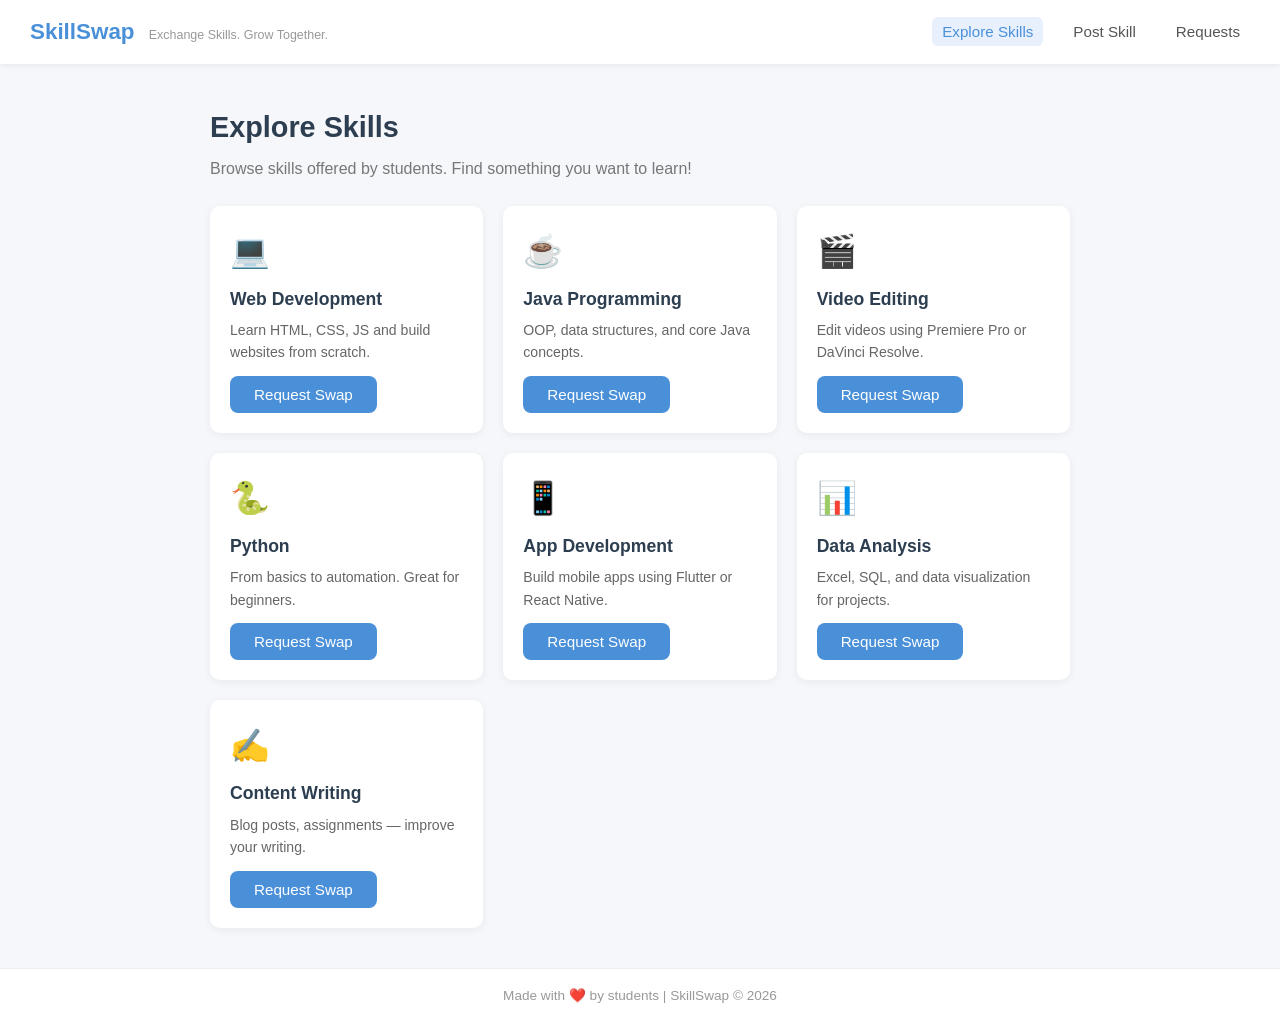
<file: index.html>
<!DOCTYPE html>
<html lang="en">

<head>
  <meta charset="UTF-8">
  <meta name="viewport" content="width=device-width, initial-scale=1.0">
  <title>Explore Skills – SkillSwap</title>
  <link rel="stylesheet" href="style.css">
</head>

<body>

  <!-- Navbar -->
  <nav class="navbar">
    <div class="nav-brand">SkillSwap <span class="tagline">Exchange Skills. Grow Together.</span></div>
    <button class="hamburger" id="hamburger-btn"><span></span><span></span><span></span></button>
    <ul class="nav-links" id="nav-links">
      <li><a href="index.html" class="nav-link active">Explore Skills</a></li>
      <li><a href="post.html" class="nav-link">Post Skill</a></li>
      <li><a href="requests.html" class="nav-link">Requests</a></li>
    </ul>
  </nav>

  <!-- Main Content -->
  <div class="container">
    <h2 class="page-title">Explore Skills</h2>
    <p class="page-subtitle">Browse skills offered by students. Find something you want to learn!</p>
    <div class="skills-grid" id="skills-grid"></div>
  </div>

  <!-- Modal -->
  <div class="modal-overlay" id="modal-overlay">
    <div class="modal">
      <h3 id="modal-title">Request Sent!</h3>
      <p id="modal-message">Your swap request has been sent.</p>
      <button class="btn" id="modal-close-btn">OK</button>
    </div>
  </div>

  <!-- Footer -->
  <footer class="footer">Made with ❤️ by students | SkillSwap &copy; 2026</footer>

  <script src="script.js"></script>
</body>

</html>
</file>
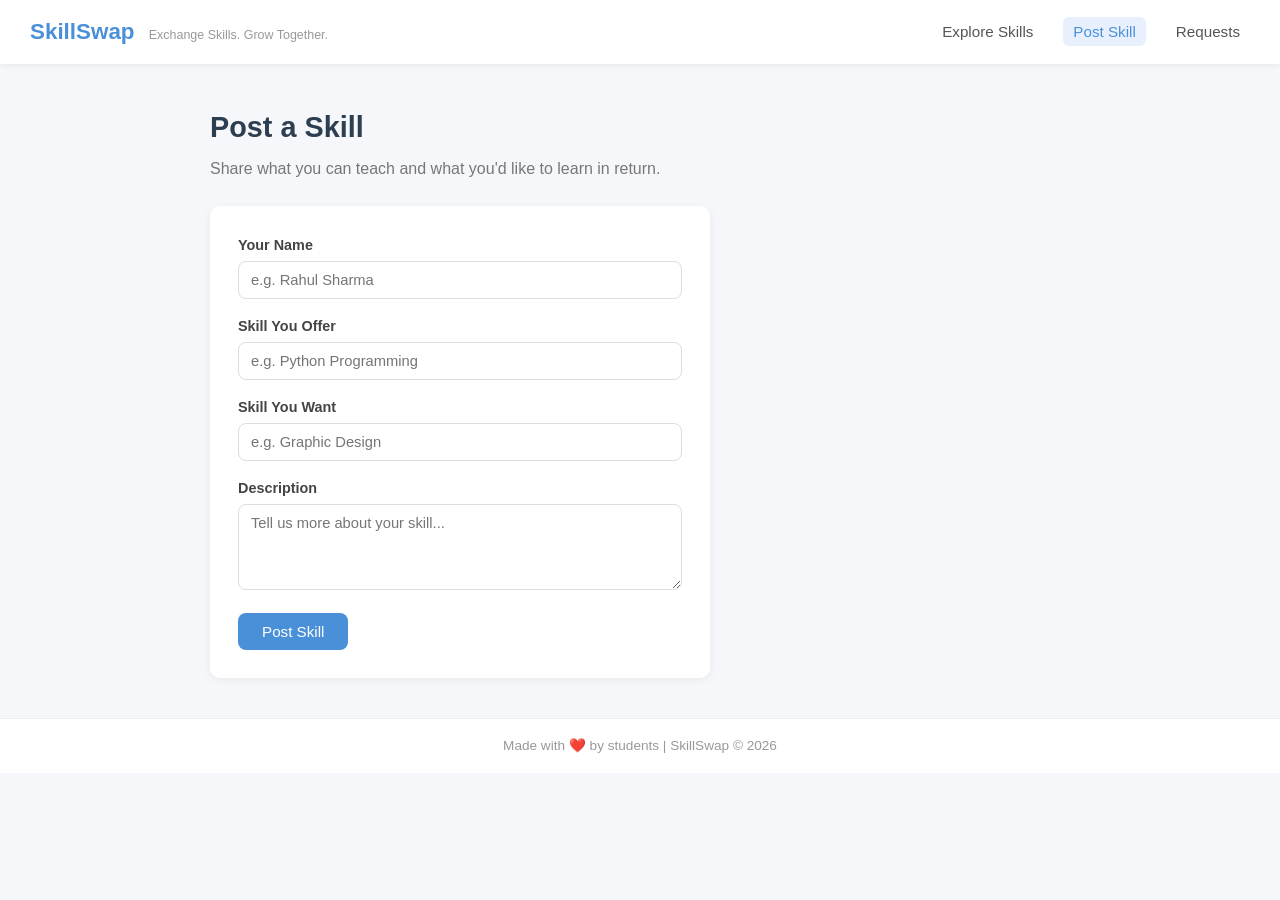
<file: post.html>
<!DOCTYPE html>
<html lang="en">

<head>
  <meta charset="UTF-8">
  <meta name="viewport" content="width=device-width, initial-scale=1.0">
  <title>Post a Skill – SkillSwap</title>
  <link rel="stylesheet" href="style.css">
</head>

<body>

  <!-- Navbar -->
  <nav class="navbar">
    <div class="nav-brand">SkillSwap <span class="tagline">Exchange Skills. Grow Together.</span></div>
    <button class="hamburger" id="hamburger-btn"><span></span><span></span><span></span></button>
    <ul class="nav-links" id="nav-links">
      <li><a href="index.html" class="nav-link">Explore Skills</a></li>
      <li><a href="post.html" class="nav-link active">Post Skill</a></li>
      <li><a href="requests.html" class="nav-link">Requests</a></li>
    </ul>
  </nav>

  <!-- Main Content -->
  <div class="container">
    <h2 class="page-title">Post a Skill</h2>
    <p class="page-subtitle">Share what you can teach and what you'd like to learn in return.</p>

    <form class="skill-form" id="skill-form">
      <div class="form-group">
        <label for="user-name">Your Name</label>
        <input type="text" id="user-name" placeholder="e.g. Rahul Sharma" required>
      </div>
      <div class="form-group">
        <label for="skill-offer">Skill You Offer</label>
        <input type="text" id="skill-offer" placeholder="e.g. Python Programming" required>
      </div>
      <div class="form-group">
        <label for="skill-want">Skill You Want</label>
        <input type="text" id="skill-want" placeholder="e.g. Graphic Design" required>
      </div>
      <div class="form-group">
        <label for="skill-description">Description</label>
        <textarea id="skill-description" rows="4" placeholder="Tell us more about your skill..." required></textarea>
      </div>
      <button type="submit" class="btn">Post Skill</button>
    </form>
  </div>

  <!-- Modal -->
  <div class="modal-overlay" id="modal-overlay">
    <div class="modal">
      <h3 id="modal-title">Skill Posted!</h3>
      <p id="modal-message">Your skill has been posted.</p>
      <button class="btn" id="modal-close-btn">OK</button>
    </div>
  </div>

  <!-- Footer -->
  <footer class="footer">Made with ❤️ by students | SkillSwap &copy; 2026</footer>

  <script src="script.js"></script>
</body>

</html>
</file>
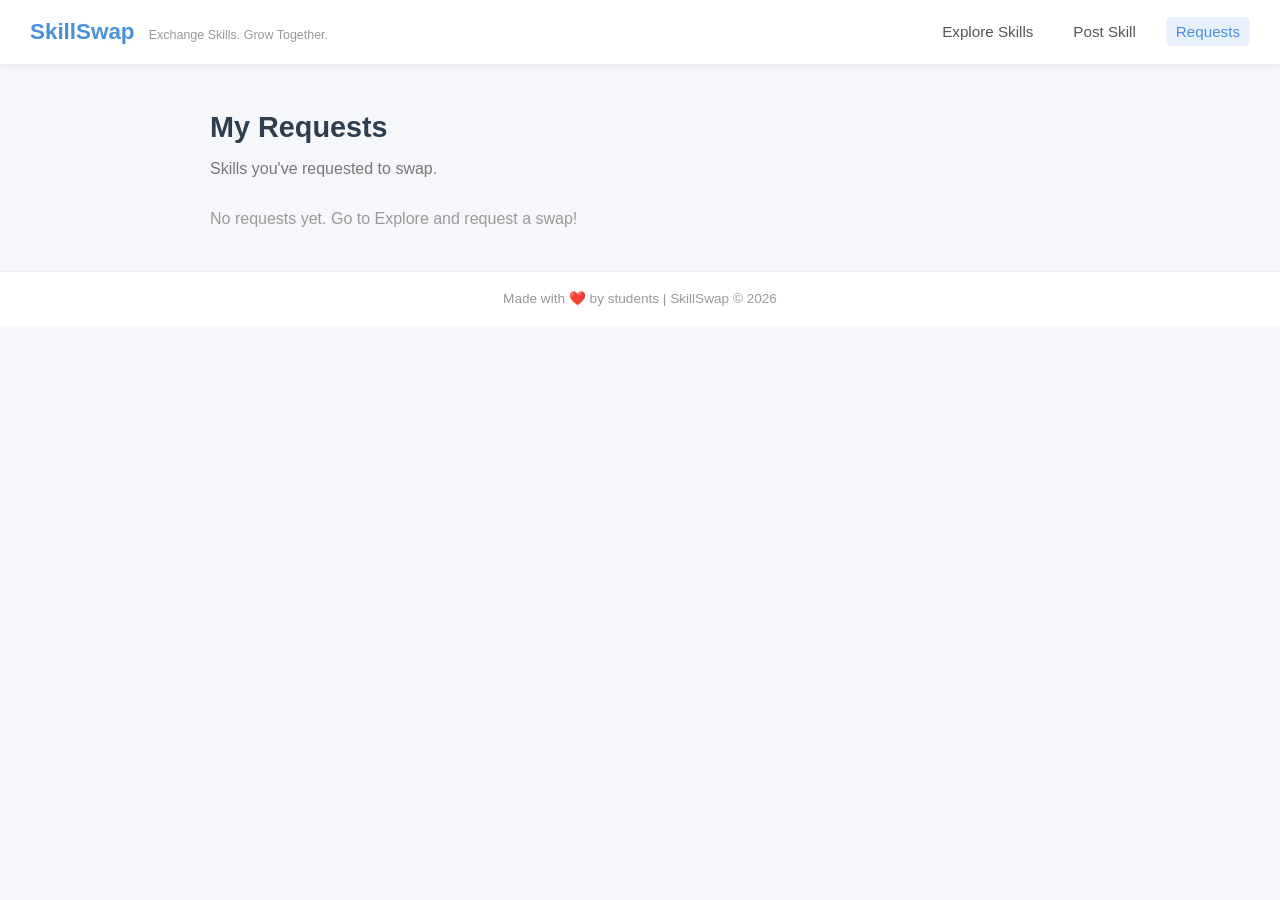
<file: requests.html>
<!DOCTYPE html>
<html lang="en">

<head>
  <meta charset="UTF-8">
  <meta name="viewport" content="width=device-width, initial-scale=1.0">
  <title>My Requests – SkillSwap</title>
  <link rel="stylesheet" href="style.css">
</head>

<body>

  <!-- Navbar -->
  <nav class="navbar">
    <div class="nav-brand">SkillSwap <span class="tagline">Exchange Skills. Grow Together.</span></div>
    <button class="hamburger" id="hamburger-btn"><span></span><span></span><span></span></button>
    <ul class="nav-links" id="nav-links">
      <li><a href="index.html" class="nav-link">Explore Skills</a></li>
      <li><a href="post.html" class="nav-link">Post Skill</a></li>
      <li><a href="requests.html" class="nav-link active">Requests</a></li>
    </ul>
  </nav>

  <!-- Main Content -->
  <div class="container">
    <h2 class="page-title">My Requests</h2>
    <p class="page-subtitle">Skills you've requested to swap.</p>
    <div class="skills-grid" id="requests-grid"></div>
    <p id="no-requests" style="display:none; color:#999;">No requests yet. Go to Explore and request a swap!</p>
  </div>

  <!-- Footer -->
  <footer class="footer">Made with ❤️ by students | SkillSwap &copy; 2026</footer>

  <script src="script.js"></script>
</body>

</html>
</file>
<file: style.css>
/* Reset */
* { margin: 0; padding: 0; box-sizing: border-box; }
body { font-family: 'Segoe UI', Tahoma, sans-serif; background: #f5f7fa; color: #333; line-height: 1.6; }
a { text-decoration: none; color: inherit; }
ul { list-style: none; }

/* Navbar */
.navbar {
  display: flex;
  justify-content: space-between;
  align-items: center;
  padding: 14px 30px;
  background: #fff;
  box-shadow: 0 2px 6px rgba(0,0,0,0.06);
  position: sticky;
  top: 0;
}
.nav-brand { font-size: 1.4rem; font-weight: 700; color: #4a90d9; }
.tagline { font-size: 0.78rem; font-weight: 400; color: #999; margin-left: 8px; }
.nav-links { display: flex; gap: 20px; }
.nav-link { font-size: 0.95rem; color: #555; padding: 6px 10px; border-radius: 6px; }
.nav-link:hover, .nav-link.active { background: #e8f0fe; color: #4a90d9; }

/* Container */
.container { max-width: 900px; margin: 0 auto; padding: 40px 20px; }
.page-title { font-size: 1.8rem; color: #2c3e50; margin-bottom: 6px; }
.page-subtitle { color: #777; margin-bottom: 24px; }

/* Skill Cards Grid */
.skills-grid { display: grid; grid-template-columns: repeat(auto-fill, minmax(240px, 1fr)); gap: 20px; }

.skill-card {
  background: #fff;
  border-radius: 10px;
  padding: 20px;
  box-shadow: 0 2px 8px rgba(0,0,0,0.06);
}
.skill-card:hover { box-shadow: 0 4px 14px rgba(0,0,0,0.1); }
.skill-card-icon { font-size: 2rem; margin-bottom: 8px; }
.skill-card h3 { font-size: 1.1rem; color: #2c3e50; margin-bottom: 6px; }
.skill-card p { font-size: 0.88rem; color: #666; margin-bottom: 12px; }
.skill-meta { font-size: 0.82rem; color: #888; margin-bottom: 4px; }

/* Form */
.skill-form {
  background: #fff;
  padding: 28px;
  border-radius: 10px;
  box-shadow: 0 2px 8px rgba(0,0,0,0.06);
  max-width: 500px;
}
.form-group { margin-bottom: 16px; }
.form-group label { display: block; margin-bottom: 4px; font-size: 0.9rem; font-weight: 600; color: #444; }
.form-group input, .form-group textarea {
  width: 100%;
  padding: 10px 12px;
  border: 1.5px solid #ddd;
  border-radius: 8px;
  font-size: 0.92rem;
  font-family: inherit;
}
.form-group input:focus, .form-group textarea:focus { outline: none; border-color: #4a90d9; }

/* Button */
.btn {
  padding: 10px 24px;
  border: none;
  border-radius: 8px;
  background: #4a90d9;
  color: #fff;
  font-size: 0.95rem;
  cursor: pointer;
}
.btn:hover { background: #3a7bc8; }

/* Modal */
.modal-overlay {
  position: fixed; top: 0; left: 0; width: 100%; height: 100%;
  background: rgba(0,0,0,0.4);
  display: flex; align-items: center; justify-content: center;
  opacity: 0; pointer-events: none;
  transition: opacity 0.2s;
}
.modal-overlay.show { opacity: 1; pointer-events: auto; }
.modal {
  background: #fff;
  padding: 28px 32px;
  border-radius: 12px;
  text-align: center;
  max-width: 340px;
  width: 90%;
  box-shadow: 0 6px 20px rgba(0,0,0,0.15);
}
.modal h3 { margin-bottom: 8px; color: #2c3e50; }
.modal p { font-size: 0.92rem; color: #666; margin-bottom: 18px; }

/* Footer */
.footer { text-align: center; padding: 16px; font-size: 0.85rem; color: #999; background: #fff; border-top: 1px solid #eee; }

/* Hamburger Menu Button (hidden on desktop) */
.hamburger {
  display: none;
  background: none;
  border: none;
  cursor: pointer;
  flex-direction: column;
  gap: 5px;
  padding: 4px;
  z-index: 10;
}
.hamburger span {
  display: block;
  width: 24px;
  height: 3px;
  background: #4a90d9;
  border-radius: 2px;
  transition: transform 0.3s, opacity 0.3s;
}
.hamburger.active span:nth-child(1) { transform: translateY(8px) rotate(45deg); }
.hamburger.active span:nth-child(2) { opacity: 0; }
.hamburger.active span:nth-child(3) { transform: translateY(-8px) rotate(-45deg); }

/* ===== TABLET — max 768px ===== */
@media (max-width: 768px) {
  .navbar { padding: 12px 20px; }
  .hamburger { display: flex; }

  .nav-links {
    display: none;
    flex-direction: column;
    position: absolute;
    top: 56px;
    left: 0;
    width: 100%;
    background: #fff;
    box-shadow: 0 4px 12px rgba(0,0,0,0.08);
    padding: 10px 0;
    z-index: 9;
  }
  .nav-links.open { display: flex; }
  .nav-link { padding: 12px 24px; width: 100%; }
  .nav-link:hover, .nav-link.active { border-radius: 0; }

  .container { padding: 28px 16px; }
  .page-title { font-size: 1.5rem; }
  .skills-grid { grid-template-columns: repeat(auto-fill, minmax(200px, 1fr)); gap: 16px; }
  .skill-form { max-width: 100%; }
  .tagline { display: none; }
}

/* ===== PHONE — max 480px ===== */
@media (max-width: 480px) {
  .navbar { padding: 10px 14px; }
  .nav-brand { font-size: 1.2rem; }

  .container { padding: 20px 12px; }
  .page-title { font-size: 1.3rem; }
  .page-subtitle { font-size: 0.88rem; }

  .skills-grid { grid-template-columns: 1fr; gap: 14px; }
  .skill-card { padding: 16px; }
  .skill-card h3 { font-size: 1rem; }

  .skill-form { padding: 20px; }
  .form-group input, .form-group textarea { padding: 10px; font-size: 0.9rem; }
  .btn { width: 100%; text-align: center; padding: 12px; }

  .modal { padding: 22px 20px; max-width: 92%; }
  .footer { font-size: 0.8rem; padding: 14px 10px; }
}
</file>
